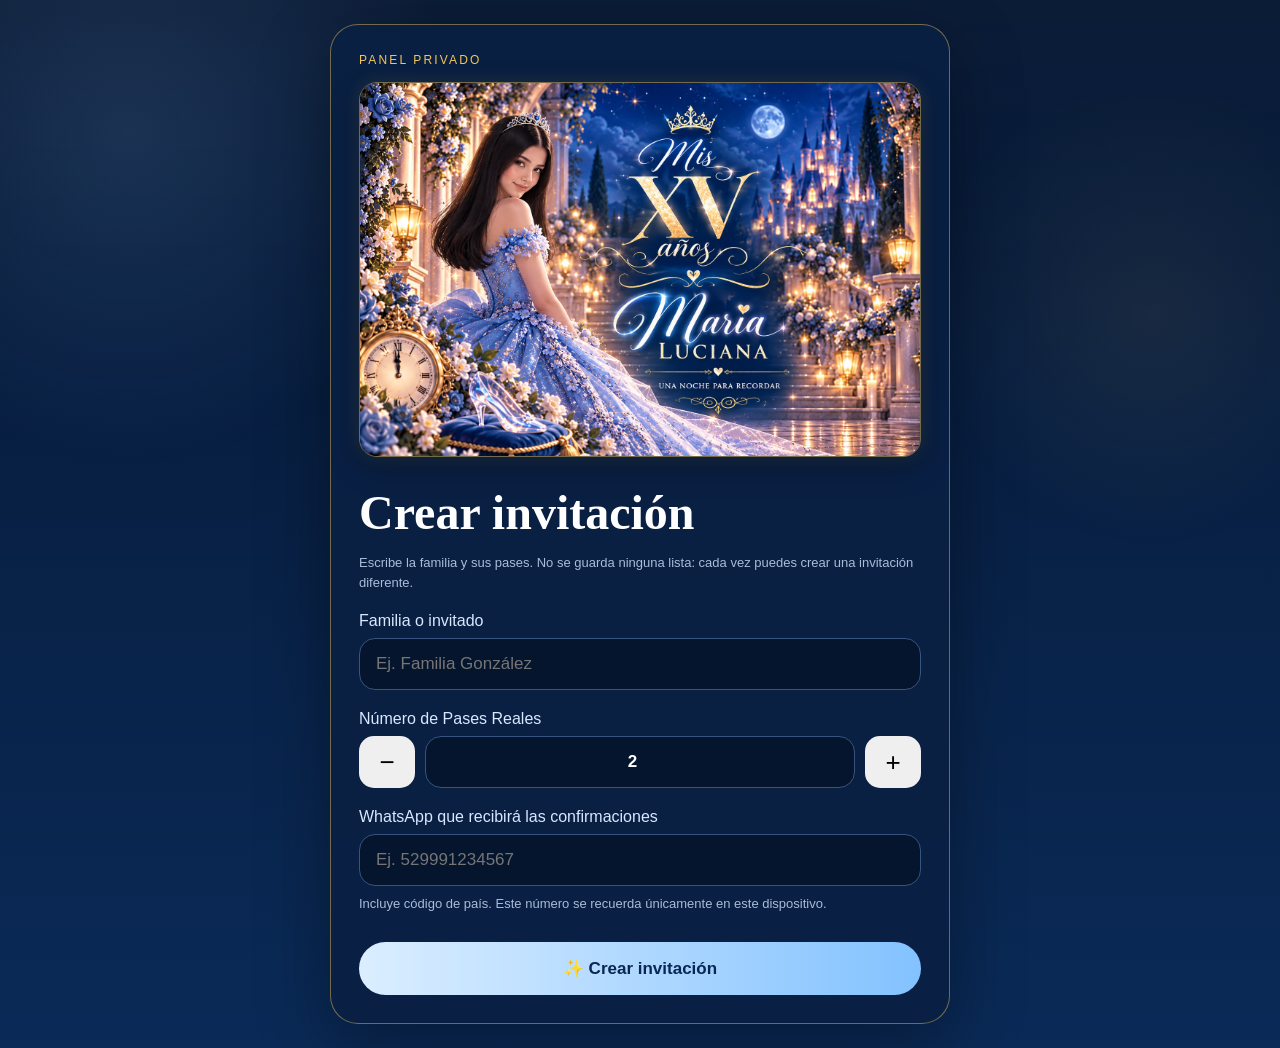
<file: admin.html>
<!doctype html>
<html lang="es">
<head>
  <meta charset="utf-8" />
  <meta name="viewport" content="width=device-width,initial-scale=1" />
  <title>Crear invitación · María Luciana</title>
  <link rel="stylesheet" href="styles.css" />
  <style>
    body.admin-page{min-height:100vh;background:linear-gradient(180deg,#061733,#0a2a57);color:#fff;display:grid;place-items:center;padding:24px;font-family:Arial,sans-serif}
    .admin-card{width:min(620px,100%);background:rgba(10,32,67,.94);border:1px solid rgba(244,198,90,.45);border-radius:28px;padding:28px;box-shadow:0 24px 70px rgba(0,0,0,.35)}
    .admin-card h1{font-family:Georgia,serif;font-size:clamp(30px,6vw,48px);margin:6px 0 8px}.admin-card .gold{color:#f4c65a;letter-spacing:.18em;text-transform:uppercase;font-size:12px}
    .admin-field{display:grid;gap:8px;margin:20px 0}.admin-field label{color:#d9e8ff}.admin-field input{width:100%;box-sizing:border-box;padding:15px 16px;border-radius:16px;border:1px solid #36547d;background:#06152e;color:#fff;font-size:17px}
    .passes-control{display:grid;grid-template-columns:56px 1fr 56px;gap:10px}.passes-control button{border:0;border-radius:15px;font-size:26px;cursor:pointer}.passes-control input{text-align:center;font-weight:700}
    .admin-action{width:100%;padding:16px;border:0;border-radius:999px;background:linear-gradient(90deg,#dbeeff,#83c2ff);color:#092752;font-size:17px;font-weight:700;cursor:pointer;margin-top:8px}
    .result{display:none;margin-top:24px;padding:20px;border:1px solid rgba(244,198,90,.4);border-radius:20px;background:rgba(255,255,255,.05)}.result.show{display:block}.result strong{color:#f4c65a;font-family:Georgia,serif;font-size:26px}.result-actions{display:grid;gap:10px;margin-top:16px}.secondary{background:#fff;color:#092752}.hint{font-size:13px;color:#a9bdd8;line-height:1.5}.url-preview{font-size:12px;word-break:break-all;color:#9fb9dc;margin-top:12px}
  </style>
</head>
<body class="admin-page">
  <main class="admin-card">
    <div class="gold">Panel privado</div>
        <img
  src="./img/img12.png"
  alt="Mis XV años de María Luciana"
  class="admin-logo"
/>
    <h1>Crear invitación</h1>
    <p class="hint">Escribe la familia y sus pases. No se guarda ninguna lista: cada vez puedes crear una invitación diferente.</p>
    <div class="admin-field"><label for="family">Familia o invitado</label><input id="family" placeholder="Ej. Familia González" autocomplete="off"></div>
    <div class="admin-field"><label>Número de Pases Reales</label><div class="passes-control"><button id="minus" type="button">−</button><input id="passes" type="number" min="1" max="20" value="2"><button id="plus" type="button">+</button></div></div>
    <div class="admin-field"><label for="whatsapp">WhatsApp que recibirá las confirmaciones</label><input id="whatsapp" inputmode="tel" placeholder="Ej. 529991234567"><span class="hint">Incluye código de país. Este número se recuerda únicamente en este dispositivo.</span></div>
    <button class="admin-action" id="generate" type="button">✨ Crear invitación</button>
    <section class="result" id="result">
      <div class="gold">Invitación lista</div><p><strong id="resultFamily"></strong></p><p id="resultPasses"></p>
      <div class="result-actions"><button class="admin-action" id="preview" type="button">👁️ Ver invitación</button><button class="admin-action secondary" id="share" type="button">Enviar por WhatsApp</button><button class="admin-action secondary" id="copy" type="button">📋 Copiar enlace</button></div>
      <div class="url-preview" id="urlPreview"></div>
    </section>
  </main>
<script>
  const family=document.getElementById('family'), passes=document.getElementById('passes'), wa=document.getElementById('whatsapp'); let inviteUrl='';
  wa.value=localStorage.getItem('xvConfirmWhatsapp')||'';
  const clamp=()=>passes.value=Math.min(20,Math.max(1,parseInt(passes.value||1,10)));
  document.getElementById('minus').onclick=()=>{passes.value=+passes.value-1;clamp()}; document.getElementById('plus').onclick=()=>{passes.value=+passes.value+1;clamp()}; passes.onchange=clamp;
  document.getElementById('generate').onclick=()=>{const f=family.value.trim(), w=wa.value.replace(/\D/g,'');clamp(); if(!f){alert('Escribe el nombre de la familia o invitado.');family.focus();return} if(w.length<10){alert('Escribe el WhatsApp que recibirá las confirmaciones, con código de país.');wa.focus();return} localStorage.setItem('xvConfirmWhatsapp',w); const u=new URL('./',location.href); u.searchParams.set('familia',f);u.searchParams.set('pases',passes.value);u.searchParams.set('wa',w);inviteUrl=u.href;document.getElementById('resultFamily').textContent=f;document.getElementById('resultPasses').textContent=`${passes.value} ${+passes.value===1?'Pase Real':'Pases Reales'}`;document.getElementById('urlPreview').textContent=inviteUrl;document.getElementById('result').classList.add('show')};
  document.getElementById('preview').onclick=()=>inviteUrl&&window.open(inviteUrl,'_blank','noopener');
  document.getElementById('copy').onclick=async()=>{if(!inviteUrl)return;await navigator.clipboard.writeText(inviteUrl);document.getElementById('copy').textContent='✓ Enlace copiado';setTimeout(()=>document.getElementById('copy').textContent='📋 Copiar enlace',1800)};
 document.getElementById('share').onclick=()=>{
  if(!inviteUrl)return;

  const text=`✨ Tienes una invitación especial para los XV de María Luciana.

💙 Toca la invitación para abrirla:
${inviteUrl}`;

  window.open(
    `https://wa.me/?text=${encodeURIComponent(text)}`,
    '_blank',
    'noopener'
  );
};
</script>
</body></html>
</file>
<file: styles.css>
:root {
  --night: #07152f;
  --night2: #102c5d;
  --blue: #8fc8ff;
  --blue2: #d7ecff;
  --gold: #e7c46c;
  --white: #f8fbff;
  --soft: #dbe9f8;
  --glass: rgba(9, 31, 68, 0.72);
  --border: rgba(205, 230, 255, 0.22);
  --shadow: 0 24px 70px rgba(0, 0, 0, 0.34);
}
* {
  box-sizing: border-box;
}
html {
  scroll-behavior: smooth;
}
body {
  margin: 0;
  background: radial-gradient(
    circle at 50% -10%,
    #1c4c8d 0,
    #0a1d3f 35%,
    #040c1c 100%
  );
  color: var(--white);
  font-family: Montserrat, system-ui, sans-serif;
  overflow-x: hidden;
}
img,
video {
  display: block;
  max-width: 100%;
}
a {
  color: inherit;
}
body:before {
  content: "";
  position: fixed;
  inset: 0;
  background:
    linear-gradient(180deg, rgba(255, 255, 255, 0.025), transparent 30%),
    radial-gradient(
      circle at 10% 15%,
      rgba(143, 200, 255, 0.13),
      transparent 24%
    ),
    radial-gradient(
      circle at 90% 35%,
      rgba(231, 196, 108, 0.08),
      transparent 18%
    );
  pointer-events: none;
  z-index: -1;
}

.spark {
  position: absolute;
  width: 4px;
  height: 4px;
  border-radius: 50%;
  background: #fff;
  box-shadow: 0 0 12px 3px rgba(185, 224, 255, 0.8);
  animation: fall linear forwards;
}
@keyframes fall {
  from {
    transform: translateY(-10vh) scale(0.5);
    opacity: 0;
  }
  20% {
    opacity: 1;
  }
  to {
    transform: translateY(110vh) scale(1.2);
    opacity: 0;
  }
}
.intro {
  position: fixed;
  inset: 0;
  z-index: 1000;
  background: #020916;
  overflow: hidden;
}
.intro__video {
  width: 100%;
  height: 100%;
  object-fit: cover;
}
.intro__shade {
  position: absolute;
  inset: 0;
  background: linear-gradient(
    180deg,
    rgba(0, 10, 28, 0.18),
    rgba(2, 9, 22, 0.55) 55%,
    rgba(2, 9, 22, 0.92)
  );
}

.intro h1 {
  font:
    400 clamp(3.4rem, 16vw, 6rem)/0.9 "Great Vibes",
    cursive;
  margin: 8px 0;
  color: white;
  text-shadow: 0 0 28px rgba(151, 205, 255, 0.95);
}
.intro__subtitle {
  font-family: Cinzel, serif;
  letter-spacing: 0.28em;
  text-transform: uppercase;
}
.audio-hint {
  position: absolute;
  top: max(18px, env(safe-area-inset-top));
  left: 50%;
  transform: translateX(-50%);
  border: 1px solid rgba(255, 255, 255, 0.25);
  background: rgba(2, 12, 30, 0.55);
  color: white;
  border-radius: 999px;
  padding: 10px 14px;
  backdrop-filter: blur(12px);
}
.enter-btn {
  position: absolute;
  bottom: 28px;
  left: 50%;
  transform: translateX(-50%);
  width: min(86%, 360px);
  border: 1px solid rgba(255, 255, 255, 0.45);
  border-radius: 999px;
  padding: 15px 20px;
  background: linear-gradient(135deg, #d9efff, #8fc8ff);
  color: #0a2751;
  font-weight: 700;
  box-shadow: 0 0 35px rgba(143, 200, 255, 0.35);
}
.intro.is-hidden {
  opacity: 0;
  visibility: hidden;
  transition: 0.7s ease;
}
.music-btn {
  position: fixed;
  right: 16px;
  bottom: 18px;
  z-index: 100;
  width: 52px;
  height: 52px;
  border-radius: 50%;
  border: 1px solid rgba(255, 255, 255, 0.27);
  background: rgba(8, 26, 58, 0.78);
  color: white;
  font-size: 1.5rem;
  box-shadow: 0 10px 30px rgba(0, 0, 0, 0.32);
  backdrop-filter: blur(14px);
  opacity: 0;
visibility: hidden;
pointer-events: none;
}
.music-btn.show {
  opacity: 1;
  visibility: visible;
  pointer-events: auto;
}
.music-btn.playing {
  animation: pulse 1.8s infinite;
}
@keyframes pulse {
  50% {
    box-shadow:
      0 0 0 9px rgba(143, 200, 255, 0.08),
      0 0 30px rgba(143, 200, 255, 0.5);
  }
}
.page-shell {
  width: min(100%, 720px);
  margin: 0 auto;
  padding: 0 14px 90px;
}
.section,
.hero,
.quote-card,
.midnight-banner,
.finale {
  margin: 16px 0;
  border: 1px solid var(--border);
  box-shadow: var(--shadow);
}
.section {
  padding: 24px 18px;
  border-radius: 28px;
  background: linear-gradient(
    145deg,
    rgba(12, 37, 79, 0.88),
    rgba(5, 20, 47, 0.9)
  );
  backdrop-filter: blur(14px);
}
.eyebrow {
  margin: 0 0 8px;
  text-transform: uppercase;
  letter-spacing: 0.22em;
  font-size: 0.72rem;
  color: var(--gold);
}
.section-title {
  font:
    600 1.5rem/1.2 Cinzel,
    serif;
  margin: 4px 0 16px;
}
.script-title {
  font:
    400 clamp(3rem, 13vw, 5rem)/1 "Great Vibes",
    cursive;
  margin: 0;
  color: #f6fbff;
  text-shadow: 0 0 20px rgba(143, 200, 255, 0.5);
}
.hero {
  min-height: 96svh;
  border-radius: 0 0 34px 34px;
  margin-top: 0;
  position: relative;
  overflow: hidden;
  background:
    linear-gradient(180deg, rgba(8, 27, 61, 0.18), rgba(4, 15, 36, 0.96)),
    radial-gradient(circle at top, #285ca1, #07152f 65%);
  display: flex;
  align-items: flex-end;
}
.hero__stars {
  position: absolute;
  inset: 0;
  background-image: radial-gradient(circle, #fff 1px, transparent 1px);
  background-size: 52px 52px;
  opacity: 0.24;
}
.hero__castle {
  position: absolute;
  inset: auto 0 0;
  width: 100%;
  max-height: 72%;
  object-fit: contain;
  object-position: bottom;
  opacity: 0.36;
  filter: drop-shadow(0 0 30px rgba(143, 200, 255, 0.28));
}
.hero__content {
  position: relative;
  z-index: 2;
  padding: 42px 20px 48px;
  text-align: center;
}
.hero__name {
  font:
    600 clamp(2.3rem, 11vw, 4.3rem)/1 Cinzel,
    serif;
  margin: 8px 0 14px;
  letter-spacing: 0.08em;
}
.hero__text {
  color: var(--soft);
  line-height: 1.7;
  font-size: 0.95rem;
}
.date-chip {
  display: inline-block;
  margin: 16px 0;
  padding: 10px 14px;
  border: 1px solid rgba(231, 196, 108, 0.55);
  border-radius: 999px;
  background: rgba(3, 16, 39, 0.55);
  color: #f7e5ad;
}
.hero__actions {
  display: grid;
  gap: 10px;
  margin-top: 8px;
}
.btn {
  display: inline-flex;
  align-items: center;
  justify-content: center;
  text-decoration: none;
  border-radius: 999px;
  min-height: 50px;
  padding: 12px 20px;
  border: 1px solid transparent;
  font:
    600 0.9rem Montserrat,
    sans-serif;
  cursor: pointer;
}
.btn--primary {
  background: linear-gradient(135deg, #e8f5ff, #88c4ff);
  color: #092753;
  box-shadow: 0 12px 30px rgba(100, 180, 255, 0.22);
}
.btn--ghost {
  background: rgba(4, 18, 43, 0.5);
  border-color: rgba(207, 231, 255, 0.3);
  color: white;
}
.btn--small {
  min-height: 44px;
  font-size: 0.82rem;
}
.btn--full {
  width: 100%;
}
.quote-card {
  border-radius: 28px;
  padding: 24px 18px;
  text-align: center;
  background: linear-gradient(
    145deg,
    rgba(220, 239, 255, 0.13),
    rgba(13, 38, 79, 0.8)
  );
  font-family: Cinzel, serif;
  line-height: 1.7;
}
.glass-slipper-wrap {
  width: 110px;
  margin: 0 auto 14px;
  filter: drop-shadow(0 0 22px rgba(177, 218, 255, 0.6));
}
.countdown {
  display: grid;
  grid-template-columns: repeat(4, 1fr);
  gap: 8px;
}
.countdown > div {
  text-align: center;
  padding: 13px 4px;
  border-radius: 18px;
  background: rgba(3, 15, 38, 0.62);
  border: 1px solid rgba(171, 214, 255, 0.18);
}
.countdown span {
  display: block;
  font:
    600 1.35rem Cinzel,
    serif;
  color: var(--blue2);
}
.countdown small {
  font-size: 0.65rem;
  color: #aec7df;
}
.ornate-frame {
  border-radius: 180px 180px 24px 24px;
  overflow: hidden;
  border: 1px solid rgba(231, 196, 108, 0.45);
  padding: 7px;
  background: rgba(255, 255, 255, 0.04);
}
.ornate-frame img {
  width: 100%;
  height: 390px;
  object-fit: cover;
  border-radius: 174px 174px 18px 18px;
}
.story p {
  color: var(--soft);
  line-height: 1.7;
}
.carousel {
  position: relative;
}
.carousel__viewport {
  overflow: hidden;
  border-radius: 24px;
}
.carousel__track {
  display: flex;
  transition: transform 0.55s cubic-bezier(0.2, 0.7, 0.2, 1);
}
.slide {
  min-width: 100%;
  background: rgba(4, 18, 44, 0.75);
}
.slide img {
  width: 100%;
  height: 430px;
  object-fit: cover;
}
.slide div {
  padding: 16px;
}
.slide h3 {
  font-family: Cinzel, serif;
  margin: 0 0 6px;
}
.slide p {
  margin: 0;
  color: var(--soft);
  line-height: 1.6;
}
.carousel__btn {
  position: absolute;
  top: 42%;
  z-index: 5;
  width: 40px;
  height: 40px;
  border-radius: 50%;
  border: 1px solid rgba(255, 255, 255, 0.28);
  background: rgba(4, 17, 42, 0.72);
  color: white;
  font-size: 2rem;
}
.carousel__btn--prev {
  left: 8px;
}
.carousel__btn--next {
  right: 8px;
}
.dots {
  display: flex;
  justify-content: center;
  gap: 7px;
  margin-top: 12px;
}
.dot {
  width: 8px;
  height: 8px;
  border-radius: 50%;
  border: 0;
  background: rgba(255, 255, 255, 0.25);
}
.dot.active {
  width: 22px;
  border-radius: 10px;
  background: var(--blue);
}
.midnight-banner {
  border-radius: 28px;
  padding: 18px;
  display: flex;
  gap: 16px;
  align-items: center;
  background: linear-gradient(
    135deg,
    rgba(4, 17, 44, 0.96),
    rgba(26, 67, 122, 0.75)
  );
}
.midnight-banner img {
  width: 105px;
  filter: drop-shadow(0 0 18px rgba(231, 196, 108, 0.35));
}
.midnight-banner h2 {
  font:
    600 1.2rem Cinzel,
    serif;
  margin: 0;
}
.event-grid {
  display: grid;
  gap: 12px;
}
.event-card {
  padding: 18px;
  border-radius: 22px;
  background: rgba(4, 17, 42, 0.58);
  border: 1px solid rgba(210, 234, 255, 0.14);
  text-align: center;
}
.event-icon {
  font-size: 2rem;
}
.event-card h3 {
  font-family: Cinzel, serif;
}
.event-name {
  font-weight: 600;
  color: var(--blue2);
}
.carriage {
  text-align: center;
}
.carriage img {
  width: min(300px, 80%);
  margin: 0 auto 18px;
  filter: drop-shadow(0 0 25px rgba(143, 200, 255, 0.25));
}
.gifts {
  text-align: center;
}
.envelope {
  font-size: 4rem;
  animation: floaty 2.4s ease-in-out infinite;
}
@keyframes floaty {
  50% {
    transform: translateY(-9px) rotate(2deg);
  }
}
.rsvp-form {
  display: grid;
  gap: 14px;
}
.rsvp-form label {
  display: grid;
  gap: 7px;
  font-size: 0.82rem;
  color: #c6dbef;
}
.rsvp-form input,
.rsvp-form select,
.rsvp-form textarea {
  width: 100%;
  border: 1px solid rgba(210, 234, 255, 0.18);
  border-radius: 16px;
  background: rgba(3, 15, 38, 0.75);
  color: white;
  padding: 14px 13px;
  font: inherit;
  outline: none;
}
.rsvp-form input:focus,
.rsvp-form select:focus,
.rsvp-form textarea:focus {
  border-color: var(--blue);
  box-shadow: 0 0 0 3px rgba(143, 200, 255, 0.08);
}
.form-msg {
  min-height: 20px;
  text-align: center;
  color: #d9ecff;
}
.finale {
  min-height: 500px;
  border-radius: 34px;
  position: relative;
  overflow: hidden;
  background: url("./img/portada.jpg") center/cover;
}
.finale__overlay {
  position: absolute;
  inset: 0;
  background: linear-gradient(
    180deg,
    rgba(5, 18, 43, 0.15),
    rgba(4, 14, 34, 0.92)
  );
}
.finale__content {
  position: absolute;
  left: 20px;
  right: 20px;
  bottom: 34px;
  text-align: center;
}
.finale strong {
  font-family: Cinzel, serif;
  color: #f2dfaa;
}
.section-reveal {
  opacity: 0;
  transform: translateY(22px);
  transition: 0.7s ease;
}
.section-reveal.visible {
  opacity: 1;
  transform: none;
}
@media (min-width: 760px) {
  body {
    padding: 28px 0;
  }
  .page-shell {
    padding: 0 0 100px;
  }
  .hero {
    min-height: 820px;
    border-radius: 36px;
  }
  .hero__content {
    padding-inline: 60px;
  }
  .hero__actions {
    display: flex;
    justify-content: center;
  }
  .hero__actions .btn {
    min-width: 210px;
  }
  .event-grid {
    grid-template-columns: 1fr 1fr;
  }
  .section {
    padding: 32px;
  }
  .slide img {
    height: 520px;
  }
  .ornate-frame img {
    height: 520px;
  }
}
.intro__content {
  opacity: 0;
  visibility: hidden;
  transform: translateY(20px);
  transition: opacity 1.5s ease, transform 1.5s ease;
}

.intro__content.show {
  opacity: 1;
  visibility: visible;
  transform: translateY(0);
}
/* ESTRELLAS MÁGICAS CON TU IMAGEN */
.magic-star-img {
  position: fixed;
  width: 32px;
  height: auto;

  pointer-events: none;
  z-index: 9998;

  opacity: 0;

  filter: drop-shadow(0 0 5px rgba(255, 255, 255, 0.9))
    drop-shadow(0 0 12px rgba(173, 216, 255, 0.8))
    drop-shadow(0 0 25px rgba(116, 178, 255, 0.5));

  animation: starMagicGlow 5s ease-in-out infinite;
}

@keyframes starMagicGlow {
  0% {
    opacity: 0;
    transform: scale(0.3) rotate(-8deg);
  }

  25% {
    opacity: 0.4;
    transform: scale(0.8) rotate(0deg);
  }

  50% {
    opacity: 1;
    transform: scale(1.25) rotate(8deg);
  }

  75% {
    opacity: 0.5;
    transform: scale(0.9) rotate(3deg);
  }

  100% {
    opacity: 0;
    transform: scale(0.3) rotate(-8deg);
  }
}
.parents {
  margin: 25px auto;
  text-align: center;
}

.parents .eyebrow {
  margin-bottom: 12px;
}

.parents h3 {
  margin: 5px 0;
  font-family: "Cinzel", serif;
  font-size: 1.1rem;
  font-weight: 500;
}

.parents span {
  display: block;
  margin: 5px 0;
  font-family: "Great Vibes", cursive;
  font-size: 2rem;
}

.event-date {
  margin: 10px 0 25px;
  text-align: center;
  font-family: "Cinzel", serif;
  font-size: 1rem;
  letter-spacing: 1px;
}
.music-btn {
  position: fixed;
  right: 18px;
  bottom: 18px;
  width: 56px;
  height: 56px;
  border: none;
  border-radius: 50%;
  cursor: pointer;
  z-index: 9999;

  display: flex;
  align-items: center;
  justify-content: center;

  font-size: 1.5rem;
  background: rgba(255, 255, 255, 0.9);
  box-shadow: 0 8px 25px rgba(0, 0, 0, 0.25);

  backdrop-filter: blur(10px);
  transition: transform 0.25s ease, box-shadow 0.25s ease;
}

.music-btn:hover {
  transform: scale(1.08);
}

.music-btn.playing {
  animation: musicPulse 2s infinite ease-in-out;
}

@keyframes musicPulse {
  0%, 100% {
    transform: scale(1);
  }

  50% {
    transform: scale(1.08);
  }
}

/* Botón de música oculto mientras se reproduce la intro */
.music-btn {
  opacity: 0;
  visibility: hidden;
  pointer-events: none;

  transition:
    opacity 0.8s ease,
    transform 0.25s ease;
}

/* Mostrar botón después de cerrar el video */
.music-btn.show {
  opacity: 1;
  visibility: visible;
  pointer-events: auto;
}
/* ===== TEXTO DE LA INTRO: APARECE AL SEGUNDO 10 ===== */

.intro__content {
  position: absolute !important;
  left: 24px !important;
  right: 24px !important;
  bottom: 110px !important;

  z-index: 20 !important;
  text-align: center;

  opacity: 0 !important;
  visibility: hidden !important;

  transform: translateY(25px);
  transition:
    opacity 1.5s ease,
    transform 1.5s ease;
}

.intro__content.show {
  opacity: 1 !important;
  visibility: visible !important;
  transform: translateY(0);
}

/* ===== IMAGEN ZAPATILLA GRANDE ===== */

.magic-image-section {
  width: 100%;
  margin: 30px 0;
  padding: 0;
  overflow: hidden;
}

.magic-image {
  display: block;

  width: 100%;
  height: auto;

  margin: 0;
  padding: 0;

  object-fit: cover;
}
/* ===== NUEVA PORTADA PRINCIPAL ===== */

.hero-image-section {
  width: 100%;
  padding: 0;
  margin: 0;
}

.hero-main-image {
  display: block;
  width: 100%;
  height: auto;
  margin: 0;
  padding: 0;
}

/* Fecha y botones debajo de la imagen */
.hero-image-info {
  width: 100%;
  padding: 18px 20px 30px;
  box-sizing: border-box;
  text-align: center;
}

.hero-image-info .date-chip {
  margin: 0 auto 20px;
}

.hero-image-info .hero__actions {
  margin-top: 0;
}
.parents-image-section {
  width: 100%;
  padding: 0;
  margin: 25px 0;
}

.parents-image {
  display: block;
  width: 100%;
  height: auto;
}
/* ===== PORTADA PRINCIPAL COMO TARJETA ===== */

.hero-image-section {
  width: 100%;
  margin: 16px 0;

  border: 1px solid var(--border);
  border-radius: 28px;

  background: linear-gradient(
    145deg,
    rgba(12, 37, 79, 0.88),
    rgba(5, 20, 47, 0.9)
  );

  box-shadow: var(--shadow);

  overflow: hidden;
}

/* Imagen de portada */
.hero-main-image {
  display: block;
  width: 100%;
  height: auto;

  margin: 0;
  padding: 0;
}

/* Parte inferior con fecha y botones */
.hero-image-info {
  width: 100%;

  padding: 18px 18px 24px;

  box-sizing: border-box;
  text-align: center;
}

/* Fecha en dos líneas */
.hero-image-info .date-chip {
  display: inline-flex;
  flex-direction: column;
  align-items: center;

  gap: 4px;

  margin: 0 auto 18px;

  padding: 10px 18px;

  max-width: 100%;

  white-space: normal;
  line-height: 1.4;
}

/* Botones dentro de la misma tarjeta */
.hero-image-info .hero__actions {
  margin-top: 0;
  width: 100%;
}

/* ===== TARJETA IMAGEN DE LOS PAPÁS ===== */

.parents-image-section {
  width: 100%;
  margin: 16px 0;

  border: 1px solid var(--border);
  border-radius: 28px;

  background: linear-gradient(
    145deg,
    rgba(12, 37, 79, 0.88),
    rgba(5, 20, 47, 0.9)
  );

  box-shadow: var(--shadow);

  overflow: hidden;
}

/* Imagen ocupa todo el ancho dentro de su tarjeta */
.parents-image {
  display: block;
  width: 100%;
  height: auto;

  margin: 0;
  padding: 0;
}
.music-btn {
  background: linear-gradient(
    135deg,
    #9fd3ff,
    #5faef7
  );

  color: #08315f;

  border: 1px solid rgba(255, 255, 255, 0.45);

  box-shadow:
    0 8px 25px rgba(0, 0, 0, 0.25),
    0 0 20px rgba(143, 200, 255, 0.45);
}
/* ===== INVITACIÓN PERSONALIZADA: SOBRE + PASES REALES ===== */
body.envelope-open { overflow: hidden; }
.intro.intro--waiting { visibility: hidden; }
.royal-envelope {
  position: fixed; inset: 0; z-index: 2000; display: grid; place-items: center;
  padding: 24px 18px; overflow: auto;
  background: radial-gradient(circle at 50% 20%, #245a9e 0, #0b2855 34%, #030b1b 100%);
  transition: opacity .8s ease, visibility .8s ease, transform .8s ease;
}
.royal-envelope::before { content:""; position:absolute; inset:0; pointer-events:none; background:radial-gradient(circle at 20% 15%,rgba(255,255,255,.28) 0 1px,transparent 2px),radial-gradient(circle at 80% 35%,rgba(255,255,255,.22) 0 1px,transparent 2px); background-size:80px 80px,110px 110px; }
.royal-envelope.is-open { opacity:0; visibility:hidden; transform:scale(1.06); }
.royal-envelope__card { position:relative; width:min(92vw,480px); text-align:center; padding:48px 28px 34px; border:1px solid rgba(231,196,108,.55); border-radius:28px; background:linear-gradient(155deg,rgba(18,54,103,.96),rgba(5,19,45,.97)); box-shadow:0 30px 90px rgba(0,0,0,.55), inset 0 0 45px rgba(143,200,255,.08); }
.royal-envelope__card::before { content:""; position:absolute; inset:10px; border:1px solid rgba(231,196,108,.18); border-radius:21px; pointer-events:none; }
.royal-envelope__seal { width:72px; height:72px; margin:-82px auto 22px; display:grid; place-items:center; border-radius:50%; font:400 2.7rem/1 "Great Vibes",cursive; color:#17355f; background:radial-gradient(circle at 35% 30%,#fff5c7,#e7c46c 58%,#9f7226); border:4px double rgba(255,255,255,.55); box-shadow:0 8px 30px rgba(231,196,108,.32); }
.royal-envelope h1 { margin:8px 0 10px; font:400 clamp(2.7rem,12vw,4.6rem)/1 "Great Vibes",cursive; color:#fff; text-shadow:0 0 26px rgba(143,200,255,.65); }
.royal-envelope__copy,.royal-envelope__note { color:#dbe9f8; line-height:1.65; }
.royal-envelope__note { font-size:.82rem; opacity:.82; }
.royal-passes { display:flex; align-items:baseline; justify-content:center; gap:10px; margin:18px 0 8px; color:#f4d98d; }
.royal-passes__number { font:700 3.2rem/1 Cinzel,serif; }
.royal-passes__label { font:600 1.05rem/1 Cinzel,serif; letter-spacing:.08em; text-transform:uppercase; }
.royal-tickets { display:flex; justify-content:center; flex-wrap:wrap; gap:7px; min-height:28px; margin:13px 0; }
.royal-ticket { width:38px; height:23px; display:grid; place-items:center; border:1px solid rgba(231,196,108,.75); border-radius:5px; color:#f4d98d; background:rgba(231,196,108,.08); font-size:.75rem; box-shadow:0 0 14px rgba(231,196,108,.08); }
.royal-envelope__button { width:min(100%,330px); margin-top:12px; border:1px solid rgba(255,255,255,.5); border-radius:999px; padding:15px 20px; cursor:pointer; font-weight:700; color:#0a2751; background:linear-gradient(135deg,#fff4c5,#e7c46c); box-shadow:0 0 35px rgba(231,196,108,.22); }
.royal-envelope__stars { position:absolute; top:8%; color:#fff1b8; letter-spacing:1.1rem; opacity:.7; animation:royalTwinkle 2.2s ease-in-out infinite alternate; }
@keyframes royalTwinkle { to { opacity:1; transform:scale(1.08); text-shadow:0 0 20px #fff; } }
.reservation-card { margin:0 auto 24px; max-width:520px; padding:18px; text-align:center; border:1px solid rgba(231,196,108,.35); border-radius:18px; background:rgba(231,196,108,.07); }
.reservation-card span,.reservation-card small { display:block; }
.reservation-card strong { display:block; margin:5px 0; font:400 2rem/1.15 "Great Vibes",cursive; color:#f4d98d; }

/* ✨ EFECTO MÁGICO BOTÓN ABRIR INVITACIÓN ✨ */

.royal-envelope__button {
  position: relative;
  overflow: hidden;

  animation: brilloBoton 2.5s ease-in-out infinite;
}

/* Destello que cruza el botón */
.royal-envelope__button::before {
  content: "";
  position: absolute;

  top: -50%;
  left: -80px;

  width: 45px;
  height: 200%;

  background: linear-gradient(
    90deg,
    transparent,
    rgba(255,255,255,0.25),
    rgba(255,255,255,0.95),
    rgba(255,255,255,0.25),
    transparent
  );

  transform: rotate(25deg);

  animation: destelloBoton 3s ease-in-out infinite;

  pointer-events: none;
}

/* Brillo alrededor del botón */
@keyframes brilloBoton {

  0%, 100% {
    box-shadow:
      0 8px 25px rgba(0,0,0,.25),
      0 0 8px rgba(255,215,100,.25);
  }

  50% {
    box-shadow:
      0 8px 25px rgba(0,0,0,.25),
      0 0 18px rgba(255,220,120,.75),
      0 0 35px rgba(255,220,120,.35);
  }
}

/* Movimiento del destello */
@keyframes destelloBoton {

  0% {
    left: -100px;
  }

  35% {
    left: 120%;
  }

  100% {
    left: 120%;
  }
}

/* Al tocar el botón */
.royal-envelope__button:active {
  transform: scale(.96);
}
/* ========================================
   VIDEO EN INVITACIÓN PERSONALIZADA
======================================== */

.royal-envelope__video {
    width: 100%;
    max-width: 470px;

    margin: 22px auto 18px;

    border-radius: 20px;
    overflow: hidden;

    border: 1px solid rgba(241, 200, 91, 0.75);

    box-shadow:
        0 12px 35px rgba(0, 0, 0, 0.30),
        0 0 20px rgba(241, 200, 91, 0.12);

    background: #061b3d;
}

.royal-envelope__video video {
    display: block;

    width: 100%;
    height: auto;

    max-height: 400px;

    object-fit: cover;
}

/* ✨ EFECTO MÁGICO DE LOS PASES ✨ */

.royal-ticket {
  animation: paseMagico 2.5s ease-in-out infinite;
}

/* Cada pase se mueve en diferente momento */
.royal-ticket:nth-child(1) {
  animation-delay: 0s;
}

.royal-ticket:nth-child(2) {
  animation-delay: .20s;
}

.royal-ticket:nth-child(3) {
  animation-delay: .40s;
}

.royal-ticket:nth-child(4) {
  animation-delay: .60s;
}

.royal-ticket:nth-child(5) {
  animation-delay: .80s;
}

@keyframes paseMagico {

  0%, 60%, 100% {
    transform: scale(1);
  }

  30% {
    transform: scale(1.10);
    box-shadow:
      0 0 8px rgba(255, 220, 120, .5),
      0 0 15px rgba(255, 220, 120, .25);
  }
}

/* ✨ EFECTO MÁGICO NOMBRE DE LA FAMILIA ✨ */

#familyName {
  animation: nombreMagico 3s ease-in-out infinite;
  transform-origin: center;
}

@keyframes nombreMagico {

  0%, 100% {
    transform: scale(1);
    text-shadow:
      0 0 4px rgba(255,255,255,.25);
  }

  50% {
    transform: scale(1.04);

    text-shadow:
      0 0 6px rgba(255,255,255,.9),
      0 0 14px rgba(255,255,255,.55),
      0 0 24px rgba(255,215,120,.35);
  }
}
.admin-logo {
  display: block;
  width: 100%;
  max-width: 100%;
  height: auto;

  margin: 15px 0 28px;

  border-radius: 18px;
  object-fit: cover;

  border: 1px solid rgba(244, 198, 90, .45);

  box-shadow:
    0 10px 30px rgba(0, 0, 0, .25),
    0 0 18px rgba(244, 198, 90, .12);
}

/* Footer discreto de contacto */

.creator-footer {
  padding: 38px 20px 42px;
  text-align: center;

  background:
    radial-gradient(
      circle at 50% 0%,
      rgba(72, 125, 190, .10),
      transparent 55%
    ),
    #061733;

  border-top: 1px solid rgba(244, 198, 90, .15);
}


.creator-footer__content {
  max-width: 430px;
  margin: 0 auto;
}


.creator-footer__sparkle {
  display: block;

  margin-bottom: 10px;

  color: #e7c46c;

  font-size: 14px;

  opacity: .8;

  animation: footerSparkle 2.5s ease-in-out infinite;
}


.creator-footer__title {
  margin: 0;

  font-family: "Cinzel", serif;

  font-size: 14px;
  font-weight: 500;

  color: rgba(255,255,255,.85);
}


.creator-footer__subtitle {
  margin: 7px 0 17px;

  font-family: "Montserrat", sans-serif;

  font-size: 10px;
  line-height: 1.6;

  color: rgba(255,255,255,.42);
}


/* BOTÓN DISCRETO */

.creator-footer__contact {
  display: inline-flex;

  align-items: center;
  justify-content: center;

  gap: 7px;

  padding: 9px 17px;

  border: 1px solid rgba(231,196,108,.32);

  border-radius: 999px;

  background: rgba(231,196,108,.04);

  color: rgba(231,196,108,.85);

  font-family: "Montserrat", sans-serif;

  font-size: 11px;

  letter-spacing: .04em;

  text-decoration: none;

  transition:
    transform .3s ease,
    background .3s ease,
    border-color .3s ease,
    box-shadow .3s ease;
}


.creator-footer__contact:hover {
  transform: translateY(-2px);

  background: rgba(231,196,108,.09);

  border-color: rgba(231,196,108,.65);

  box-shadow:
    0 8px 25px rgba(0,0,0,.18),
    0 0 15px rgba(231,196,108,.10);
}


.creator-footer__contact span {
  font-size: 13px;
}


@keyframes footerSparkle {

  0%, 100% {
    opacity: .35;
    transform: scale(.8);
  }

  50% {
    opacity: 1;
    transform: scale(1.15);
  }

}

/* ========================================
   CÓDIGO DE VESTIMENTA - ESTILO CENICIENTA
======================================== */

.dress-code {
  position: relative;
  width: 100%;
  min-height: 520px;

  border-radius: 28px;
  overflow: hidden;

  margin: 18px 0;

  border: 1px solid rgba(244, 198, 90, .45);

  box-shadow:
    0 20px 45px rgba(0, 0, 0, .35),
    0 0 25px rgba(244, 198, 90, .08);

  background: #061733;
}


/* IMAGEN */

.dress-code__image {
  position: absolute;
  inset: 0;

  width: 100%;
  height: 100%;

  object-fit: cover;
  object-position: center;

  transform: scale(1.02);

  animation: dressImageMagic 9s ease-in-out infinite alternate;
}


/* DEGRADADO PARA PODER LEER LAS LETRAS */

.dress-code__overlay {
  position: absolute;
  inset: 0;

  background:
    linear-gradient(
      180deg,
      rgba(3, 15, 38, .18) 0%,
      rgba(3, 15, 38, .28) 35%,
      rgba(3, 15, 38, .88) 100%
    );
}


/* TEXTO ENCIMA DE LA IMAGEN */

.dress-code__content {
  position: absolute;

  left: 20px;
  right: 20px;
  bottom: 35px;

  z-index: 3;

  text-align: center;
  color: white;
}


.dress-code__eyebrow {
  margin: 0 0 8px;

  color: #f4c65a;

  font-family: "Montserrat", sans-serif;
  font-size: 12px;
  font-weight: 600;

  letter-spacing: .25em;
  text-transform: uppercase;
}


.dress-code__content h2 {
  margin: 0;

  font-family: "Great Vibes", cursive;

  font-size: clamp(48px, 10vw, 76px);
  font-weight: 400;

  color: #fff;

  text-shadow:
    0 0 8px rgba(255, 255, 255, .8),
    0 0 18px rgba(255, 255, 255, .35),
    0 0 28px rgba(244, 198, 90, .20);

  animation: dressTitleGlow 3s ease-in-out infinite;
}


.dress-code__line {
  width: 90px;
  height: 1px;

  margin: 5px auto 14px;

  background: linear-gradient(
    90deg,
    transparent,
    #f4c65a,
    transparent
  );
}


.dress-code__content > p:last-child {
  margin: 0;

  font-family: "Montserrat", sans-serif;
  font-size: 15px;

  color: rgba(255, 255, 255, .9);
}


.dress-code__content strong {
  color: #f4c65a;
  font-weight: 600;
}


/* ESTRELLITAS */

.dress-code__sparkles {
  position: absolute;
  inset: 0;

  z-index: 2;

  pointer-events: none;
}


.dress-code__sparkles span {
  position: absolute;

  color: #ffe59a;

  text-shadow:
    0 0 8px #fff,
    0 0 15px #f4c65a;

  animation: dressSparkle 2.4s ease-in-out infinite;
}


.dress-code__sparkles span:nth-child(1) {
  top: 15%;
  left: 12%;

  font-size: 22px;
}


.dress-code__sparkles span:nth-child(2) {
  top: 28%;
  right: 13%;

  font-size: 17px;

  animation-delay: .8s;
}


.dress-code__sparkles span:nth-child(3) {
  top: 48%;
  left: 22%;

  font-size: 14px;

  animation-delay: 1.4s;
}


/* MOVIMIENTO MUY SUAVE DE LA IMAGEN */

@keyframes dressImageMagic {

  from {
    transform: scale(1.02);
  }

  to {
    transform: scale(1.09);
  }
}


/* BRILLO DE ELEGANTE */

@keyframes dressTitleGlow {

  0%, 100% {
    text-shadow:
      0 0 6px rgba(255, 255, 255, .55),
      0 0 15px rgba(244, 198, 90, .15);
  }

  50% {
    text-shadow:
      0 0 10px rgba(255, 255, 255, .95),
      0 0 22px rgba(255, 255, 255, .40),
      0 0 35px rgba(244, 198, 90, .30);
  }
}


/* ESTRELLAS PARPADEANDO */

@keyframes dressSparkle {

  0%, 100% {
    opacity: .25;
    transform: scale(.7) rotate(0deg);
  }

  50% {
    opacity: 1;
    transform: scale(1.35) rotate(20deg);
  }
}


/* CELULAR */

@media (max-width: 600px) {

  .dress-code {
    min-height: 470px;
    border-radius: 22px;
  }

  .dress-code__content {
    bottom: 28px;
  }

  .dress-code__content h2 {
    font-size: 55px;
  }

}

/* ✨ Imagen del reloj flotando suavemente */
.midnight-magic__image {
  display: block;
  width: 100%;
  height: auto;

  transform-origin: center;

  animation: relojFlotante 4s ease-in-out infinite;
}

@keyframes relojFlotante {

  0%, 100% {
    transform: translateY(0);
    filter: brightness(1);
  }

  50% {
    transform: translateY(-7px);
    filter: brightness(1.08);
  }
}

/* ==========================================
   ✨ EFECTO MÁGICO EN FOTOS DEL CARRUSEL
========================================== */

.slide {
  position: relative;
  overflow: visible;
}

/* Foto normal */
.slide img {
  position: relative;
  z-index: 2;

  transition:
    transform .45s cubic-bezier(.2, .8, .2, 1),
    filter .45s ease,
    box-shadow .45s ease;

  transform-origin: center;
  cursor: pointer;
}


/* ✨ Al pasar el mouse */
.slide:hover img {
  z-index: 20;

  transform:
    translateY(-18px)
    scale(1.12);

  filter:
    brightness(1.08)
    contrast(1.03);

  box-shadow:
    0 20px 35px rgba(0, 0, 0, .35),
    0 0 20px rgba(244, 198, 90, .35);
}


/* El título también reacciona */
.slide h3 {
  transition:
    transform .35s ease,
    text-shadow .35s ease;
}

.slide:hover h3 {
  transform: translateY(-3px);

  text-shadow:
    0 0 8px rgba(255,255,255,.5),
    0 0 14px rgba(244,198,90,.35);
}


/* 📱 En celular: efecto al tocar */
.slide img:active {
  transform:
    translateY(-10px)
    scale(1.08);
}


/* ==========================================
   VISOR GRANDE DE LAS FOTOS DEL CARRUSEL
========================================== */

.photo-lightbox {
  position: fixed;
  inset: 0;

  z-index: 99999;

  display: flex;
  flex-direction: column;
  justify-content: center;
  align-items: center;

  padding: 20px;

  background:
    radial-gradient(
      circle at center,
      rgba(25, 65, 125, .80),
      rgba(2, 8, 25, .97)
    );

  backdrop-filter: blur(12px);

  opacity: 0;
  visibility: hidden;

  transition:
    opacity .4s ease,
    visibility .4s ease;
}


/* CUANDO SE ABRE */

.photo-lightbox.is-open {
  opacity: 1;
  visibility: visible;
}


/* MARCO DE LA FOTO */

.photo-lightbox__frame {
  display: flex;
  justify-content: center;
  align-items: center;

  max-width: 92vw;
  max-height: 82vh;

  padding: 7px;

  border: 1px solid rgba(244, 198, 90, .8);
  border-radius: 24px;

  background: rgba(255,255,255,.05);

  box-shadow:
    0 25px 70px rgba(0,0,0,.7),
    0 0 30px rgba(244,198,90,.30);

  transform: scale(.70);

  transition: transform .5s cubic-bezier(.2,.9,.2,1.15);
}


/* EFECTO DE CRECER AL ABRIR */

.photo-lightbox.is-open .photo-lightbox__frame {
  transform: scale(1);
}


/* FOTO COMPLETA */

.photo-lightbox__frame img {
  display: block;

  width: auto;
  height: auto;

  max-width: 88vw;
  max-height: 78vh;

  object-fit: contain;

  border-radius: 18px;
}


/* X PARA CERRAR */

.photo-lightbox__close {
  position: fixed;

  top: 20px;
  right: 25px;

  z-index: 100000;

  width: 46px;
  height: 46px;

  border-radius: 50%;

  border: 1px solid rgba(244,198,90,.7);

  background: rgba(5,20,50,.8);

  color: #f4c65a;

  font-size: 30px;

  cursor: pointer;

  transition:
    transform .3s ease,
    box-shadow .3s ease;
}


.photo-lightbox__close:hover {
  transform: rotate(90deg) scale(1.1);

  box-shadow:
    0 0 20px rgba(244,198,90,.5);
}


/* TEXTO DE ABAJO */

.photo-lightbox__text {
  margin-top: 18px;

  color: #f4c65a;

  font-size: 11px;

  letter-spacing: .18em;

  text-transform: uppercase;

  text-align: center;
}


/* CURSOR EN TODAS LAS FOTOS DEL CARRUSEL */

.carousel__track .slide img {
  cursor: zoom-in;
}


@media (max-width: 600px) {

  .photo-lightbox__frame img {
    max-width: 91vw;
    max-height: 75vh;
  }

}

/* =========================================
   FOTO COMPLETA AL DAR CLIC
========================================= */

.photo-lightbox__frame {
  width: auto !important;
  height: auto !important;

  max-width: 95vw !important;
  max-height: 88vh !important;

  display: flex;
  align-items: center;
  justify-content: center;

  padding: 6px;

  overflow: visible !important;

  border-radius: 22px;
}


/* MUY IMPORTANTE:
   QUITA EL RECORTE DEL CARRUSEL
   CUANDO LA FOTO ESTÁ EN EL VISOR */

.photo-lightbox__frame img,
#photoLightboxImage {

  width: auto !important;
  height: auto !important;

  max-width: 92vw !important;
  max-height: 82vh !important;

  object-fit: contain !important;

  object-position: center !important;

  border-radius: 17px;

  box-shadow:
    0 20px 60px rgba(0,0,0,.65),
    0 0 25px rgba(244,198,90,.25);
}


/* CELULAR */

@media (max-width: 600px) {

  .photo-lightbox {
    padding: 12px;
  }

  .photo-lightbox__frame,
  .photo-lightbox__frame img,
  #photoLightboxImage {

    max-width: 94vw !important;
    max-height: 82vh !important;
  }

}

/* =====================================
   BOTÓN TOCA PARA ESCUCHAR
===================================== */

.audio-hint {
  position: relative;
  overflow: hidden;

  display: inline-flex;
  align-items: center;
  justify-content: center;
  gap: 9px;

  padding: 13px 22px;

  color: #fff;
  font-family: "Montserrat", sans-serif;
  font-size: 13px;
  font-weight: 600;
  letter-spacing: .04em;

  background:
    linear-gradient(
      135deg,
      rgba(18, 62, 120, .92),
      rgba(43, 105, 175, .92)
    );

  border: 1px solid rgba(244, 198, 90, .75);
  border-radius: 999px;

  box-shadow:
    0 8px 25px rgba(0, 0, 0, .30),
    0 0 0 0 rgba(244, 198, 90, .45),
    inset 0 0 18px rgba(255, 255, 255, .08);

  cursor: pointer;

  animation: audioHintPulse 1.8s ease-in-out infinite;
}


/* BRILLO QUE PASA POR EL BOTÓN */

.audio-hint::before {
  content: "";
  position: absolute;
  top: -40%;
  left: -50%;

  width: 35%;
  height: 180%;

  background: linear-gradient(
    90deg,
    transparent,
    rgba(255, 255, 255, .65),
    transparent
  );

  transform: rotate(20deg);

  animation: audioHintShine 2.8s ease-in-out infinite;
}


/* BOCINA */

.audio-hint__icon {
  display: inline-block;
  font-size: 17px;

  animation: audioSpeaker 1.3s ease-in-out infinite;
}


/* DEDITO */

.audio-hint__tap {
  display: inline-block;
  font-size: 18px;

  animation: audioTap 1.1s ease-in-out infinite;
}


/* PULSO EXTERIOR */

@keyframes audioHintPulse {

  0%, 100% {
    transform: scale(1);

    box-shadow:
      0 8px 25px rgba(0, 0, 0, .30),
      0 0 0 0 rgba(244, 198, 90, .35);
  }

  50% {
    transform: scale(1.05);

    box-shadow:
      0 10px 30px rgba(0, 0, 0, .35),
      0 0 0 9px rgba(244, 198, 90, 0);
  }
}


/* BRILLO */

@keyframes audioHintShine {

  0%, 55% {
    left: -50%;
  }

  80%, 100% {
    left: 130%;
  }
}


/* MOVIMIENTO DE BOCINA */

@keyframes audioSpeaker {

  0%, 100% {
    transform: scale(1);
  }

  50% {
    transform: scale(1.18);
  }
}


/* EFECTO DE TOCAR */

@keyframes audioTap {

  0%, 100% {
    transform: translateY(0) scale(1);
  }

  45% {
    transform: translateY(-3px) scale(1.08);
  }

  65% {
    transform: translateY(2px) scale(.92);
  }
}


/* AL TOCAR EL BOTÓN */

.audio-hint:active {
  transform: scale(.94) !important;
}


/* =========================================
   BOTÓN TOCA PARA ESCUCHAR - CORREGIDO
========================================= */

.audio-hint {
  position: absolute !important;

  top: max(22px, env(safe-area-inset-top)) !important;
  left: 50% !important;

  z-index: 50 !important;

  display: flex !important;
  align-items: center !important;
  justify-content: center !important;
  gap: 9px;

  min-width: 210px;

  padding: 13px 20px;

  border: 1px solid rgba(244, 198, 90, .85);
  border-radius: 999px;

  background: linear-gradient(
    135deg,
    rgba(8, 38, 82, .95),
    rgba(38, 101, 170, .95)
  );

  color: white;

  font-family: "Montserrat", sans-serif;
  font-size: 13px;
  font-weight: 600;

  cursor: pointer;

  opacity: 1 !important;
  visibility: visible !important;
  pointer-events: auto !important;

  box-shadow:
    0 8px 25px rgba(0,0,0,.35),
    0 0 18px rgba(244,198,90,.35);

  backdrop-filter: blur(10px);

  animation: tocaEscuchar 1.7s ease-in-out infinite !important;
}


/* BRILLO QUE CRUZA */

.audio-hint::before {
  content: "";

  position: absolute;

  top: -50%;
  left: -60%;

  width: 40px;
  height: 200%;

  background: linear-gradient(
    90deg,
    transparent,
    rgba(255,255,255,.8),
    transparent
  );

  transform: rotate(25deg);

  animation: brilloEscuchar 2.8s infinite;
}


/* BOCINA */

.audio-hint__icon {
  display: inline-block;

  animation: bocinaEscuchar 1.2s ease-in-out infinite;
}


/* DEDITO */

.audio-hint__tap {
  display: inline-block;

  font-size: 18px;

  animation: dedoTocar 1s ease-in-out infinite;
}


/* IMPORTANTE:
   mantiene translateX para que NO desaparezca */

@keyframes tocaEscuchar {

  0%, 100% {
    transform:
      translateX(-50%)
      scale(1);
  }

  50% {
    transform:
      translateX(-50%)
      scale(1.06);

    box-shadow:
      0 10px 30px rgba(0,0,0,.35),
      0 0 25px rgba(244,198,90,.65);
  }
}


@keyframes brilloEscuchar {

  0%, 55% {
    left: -60%;
  }

  85%, 100% {
    left: 130%;
  }
}


@keyframes bocinaEscuchar {

  0%,100% {
    transform: scale(1);
  }

  50% {
    transform: scale(1.2);
  }
}


@keyframes dedoTocar {

  0%,100% {
    transform: translateY(0);
  }

  45% {
    transform: translateY(-4px);
  }

  65% {
    transform: translateY(2px) scale(.9);
  }
}


.audio-hint:active {
  transform:
    translateX(-50%)
    scale(.94) !important;
}


/* Ocultar "Toca para escuchar" después de tocarlo */
.audio-hint.is-hidden {
  opacity: 0 !important;
  visibility: hidden !important;
  pointer-events: none !important;

  transform:
    translateX(-50%)
    scale(.85) !important;

  transition:
    opacity .5s ease,
    transform .5s ease,
    visibility .5s ease !important;

  animation: none !important;
}
/* ==========================================
   💌 LLUVIA DE SOBRES - ESTILO CENICIENTA
========================================== */

.gift-envelope-section {
  position: relative;

  width: 100%;
  min-height: 470px;

  margin: 20px 0;

  display: flex;
  align-items: center;
  justify-content: center;

  overflow: hidden;

  border-radius: 28px;

  border: 1px solid rgba(231, 196, 108, .35);

  background:
    radial-gradient(
      circle at 50% 25%,
      rgba(130, 190, 255, .32),
      transparent 35%
    ),
    linear-gradient(
      160deg,
      #143b73 0%,
      #0a2550 50%,
      #06162f 100%
    );

  box-shadow:
    0 22px 55px rgba(0, 0, 0, .38),
    inset 0 0 45px rgba(150, 210, 255, .06);
}


/* resplandor de fondo */

.gift-envelope-section::before {
  content: "";

  position: absolute;
  width: 270px;
  height: 270px;

  border-radius: 50%;

  background:
    radial-gradient(
      circle,
      rgba(210, 235, 255, .20),
      transparent 68%
    );

  top: 25px;
  left: 50%;

  transform: translateX(-50%);

  pointer-events: none;
}


/* contenido */

.gift-envelope__content {
  position: relative;
  z-index: 3;

  max-width: 470px;

  padding: 45px 25px;

  text-align: center;
}


/* texto pequeño */

.gift-envelope__eyebrow {
  margin: 0 0 16px;

  font-family: "Montserrat", sans-serif;
  font-size: 11px;

  text-transform: uppercase;
  letter-spacing: .22em;

  color: #f2d98f;
}


/* SOBRE */

.gift-envelope__icon {
  font-size: 68px;

  margin-bottom: 5px;

  animation: envelopeFloat 3s ease-in-out infinite;

  filter:
    drop-shadow(0 0 15px rgba(255,255,255,.25));
}


/* título */

.gift-envelope__content h2 {
  margin: 0;

  font-family: "Great Vibes", cursive;

  font-size: clamp(55px, 12vw, 80px);
  font-weight: 400;

  color: #ffffff;

  text-shadow:
    0 0 8px rgba(255,255,255,.65),
    0 0 22px rgba(130,195,255,.40);
}


/* línea */

.gift-envelope__line {
  width: 110px;
  height: 1px;

  margin: 8px auto 20px;

  background:
    linear-gradient(
      90deg,
      transparent,
      #e7c46c,
      transparent
    );
}


/* textos */

.gift-envelope__content p {
  margin: 7px 0;

  font-family: "Montserrat", sans-serif;

  font-size: 14px;
  line-height: 1.7;

  color: rgba(255,255,255,.86);
}


.gift-envelope__message {
  max-width: 370px;
  margin: 10px auto !important;
}


.gift-envelope__message strong {
  color: #f2d98f;
  font-weight: 600;
}


/* corazón */

.gift-envelope__heart {
  display: block;

  margin-top: 18px;

  font-size: 28px;

  color: #e7c46c;

  animation: giftHeart 2.5s ease-in-out infinite;
}


/* estrellas */

.gift-envelope__sparkles {
  position: absolute;
  inset: 0;

  pointer-events: none;
}


.gift-envelope__sparkles span {
  position: absolute;

  color: #fff3bd;

  text-shadow:
    0 0 8px white,
    0 0 18px #d5eaff;

  animation: giftSparkle 2.8s ease-in-out infinite;
}


.gift-envelope__sparkles span:nth-child(1) {
  top: 14%;
  left: 13%;
  font-size: 20px;
}


.gift-envelope__sparkles span:nth-child(2) {
  top: 27%;
  right: 15%;
  font-size: 15px;
  animation-delay: .8s;
}


.gift-envelope__sparkles span:nth-child(3) {
  bottom: 19%;
  left: 20%;
  font-size: 14px;
  animation-delay: 1.4s;
}


.gift-envelope__sparkles span:nth-child(4) {
  bottom: 13%;
  right: 16%;
  font-size: 19px;
  animation-delay: 1.9s;
}


@keyframes envelopeFloat {

  0%,
  100% {
    transform: translateY(0);
  }

  50% {
    transform: translateY(-8px);
  }

}


@keyframes giftSparkle {

  0%,
  100% {
    opacity: .25;
    transform: scale(.7);
  }

  50% {
    opacity: 1;
    transform: scale(1.3);
  }

}


@keyframes giftHeart {

  0%,
  100% {
    transform: scale(1);
    opacity: .6;
  }

  50% {
    transform: scale(1.15);
    opacity: 1;
  }

}


/* CELULAR */

@media (max-width: 600px) {

  .gift-envelope-section {
    min-height: 440px;
    border-radius: 23px;
  }

  .gift-envelope__content {
    padding: 38px 22px;
  }

  .gift-envelope__content h2 {
    font-size: 58px;
  }

}
/* IMAGEN DEL SOBRE */
.gift-envelope__image {
  display: block;
  width: min(220px, 70%);
  margin: 0 auto 10px;
  height: auto;

  filter:
    drop-shadow(0 10px 25px rgba(0, 0, 0, 0.25))
    drop-shadow(0 0 18px rgba(255, 255, 255, 0.18));

  transform-origin: center;
  animation: sobreFlotante 4s ease-in-out infinite;
}

/* Movimiento suave del sobre */
@keyframes sobreFlotante {
  0%, 100% {
    transform: translateY(0) scale(1);
    filter:
      drop-shadow(0 10px 25px rgba(0, 0, 0, 0.25))
      drop-shadow(0 0 18px rgba(255, 255, 255, 0.18));
  }

  50% {
    transform: translateY(-10px) scale(1.03);
    filter:
      drop-shadow(0 16px 30px rgba(0, 0, 0, 0.28))
      drop-shadow(0 0 25px rgba(231, 196, 108, 0.25));
  }
}

.creator-footer {
  width: 100%;
  padding: 30px 20px;
  background: #06152d;

  display: flex;
  justify-content: center;
  align-items: center;
}

.creator-footer__promo {
  position: relative;
  display: block;

  /* 👇 MÁS PEQUEÑA */
  width: 100%;
  max-width: 650px;

  overflow: hidden;
  border-radius: 22px;

  border: 1px solid rgba(218, 185, 105, 0.35);

  box-shadow:
    0 12px 35px rgba(0, 0, 0, 0.35),
    0 0 20px rgba(84, 150, 255, 0.12);

  transition:
    transform 0.4s ease,
    box-shadow 0.4s ease;
}

.creator-footer__image {
  width: 100%;
  height: auto;
  display: block;

  transition:
    transform 0.6s ease,
    filter 0.6s ease;
}

.creator-footer__promo:hover {
  transform: translateY(-4px) scale(1.015);

  box-shadow:
    0 18px 45px rgba(0, 0, 0, 0.45),
    0 0 25px rgba(106, 169, 255, 0.22);
}

.creator-footer__promo:hover .creator-footer__image {
  transform: scale(1.025);
  filter: brightness(1.07);
}


/* ✨ BRILLO */
.creator-footer__shine {
  position: absolute;
  top: -50%;
  left: -80%;

  width: 35%;
  height: 200%;

  background: linear-gradient(
    120deg,
    transparent,
    rgba(255,255,255,0.05),
    rgba(255,255,255,0.5),
    rgba(255,255,255,0.05),
    transparent
  );

  transform: rotate(15deg);
  animation: footerShine 4.5s infinite;

  pointer-events: none;
}

@keyframes footerShine {
  0%,
  55% {
    left: -80%;
  }

  100% {
    left: 140%;
  }
}


/* 📱 CELULAR */
@media (max-width: 600px) {

  .creator-footer {
    padding: 22px 18px 30px;
  }

  .creator-footer__promo {
    max-width: 420px;
    border-radius: 17px;
  }
}
</file>
